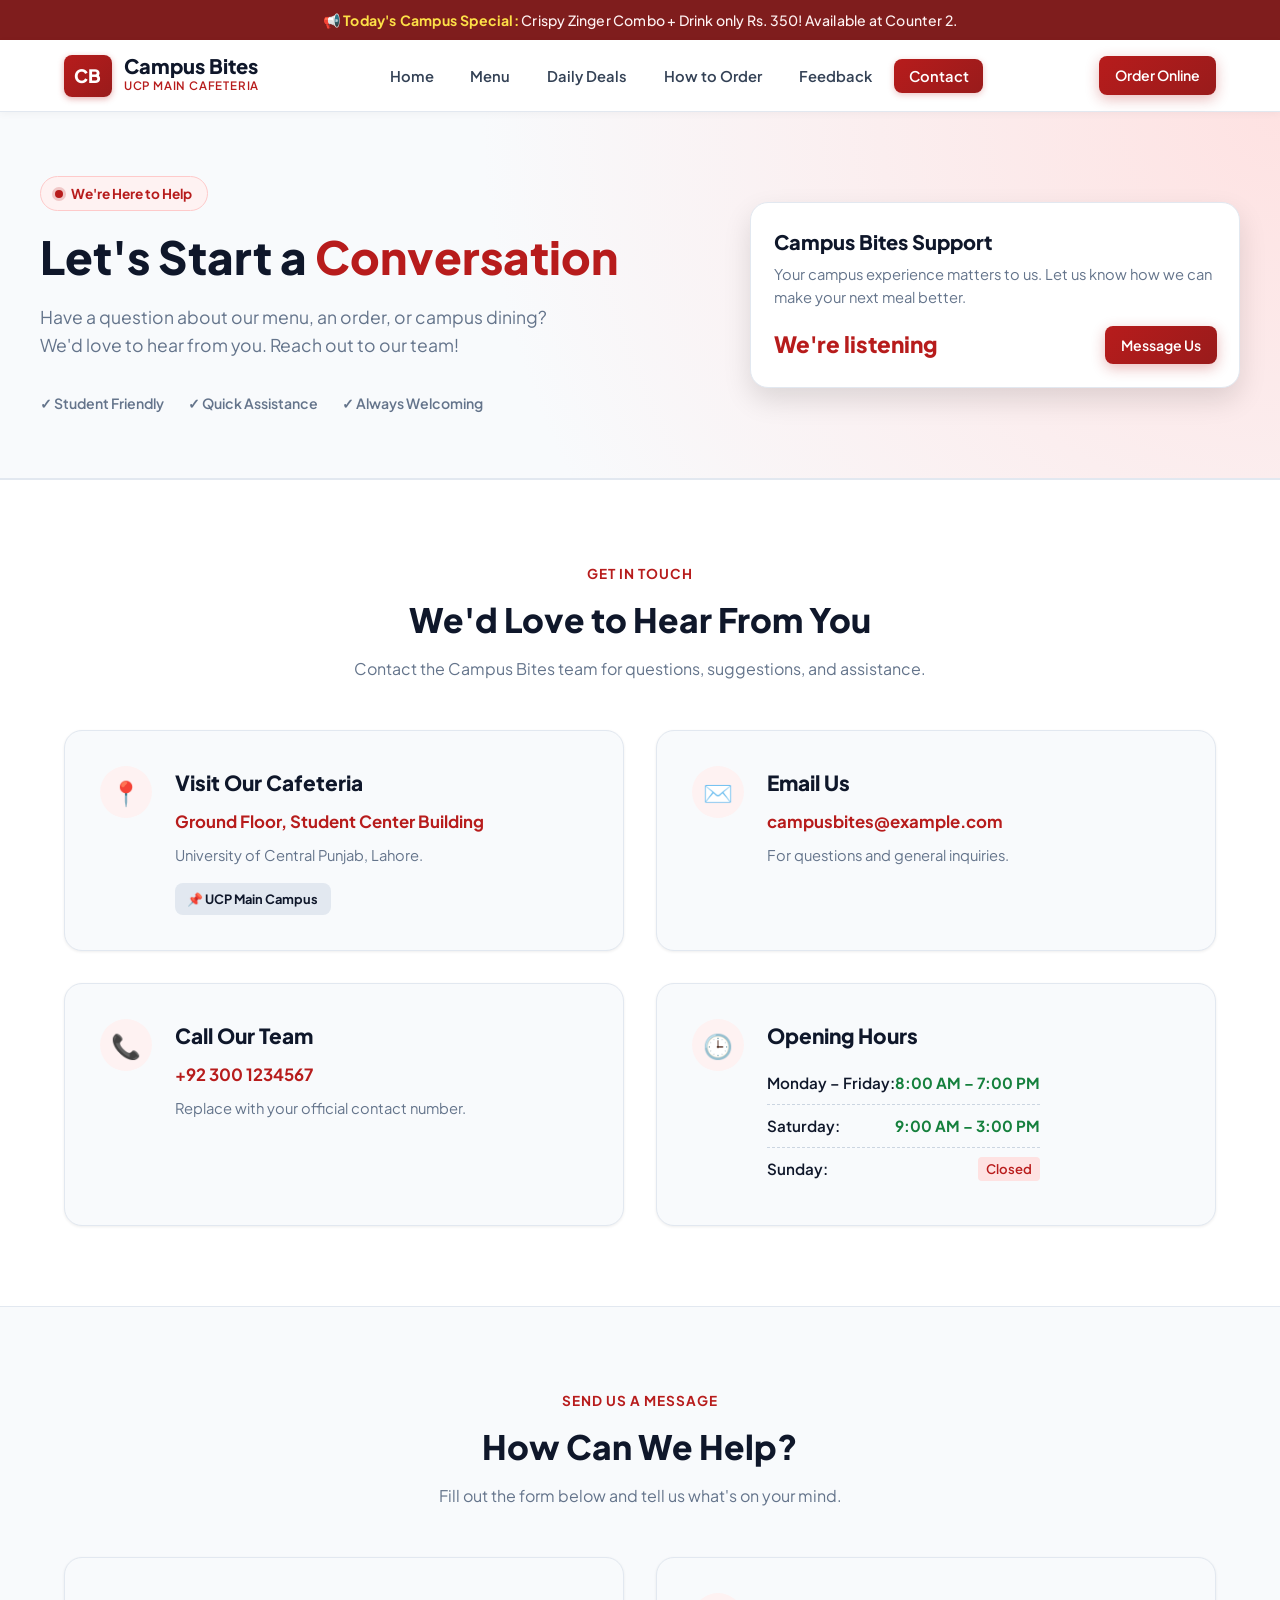
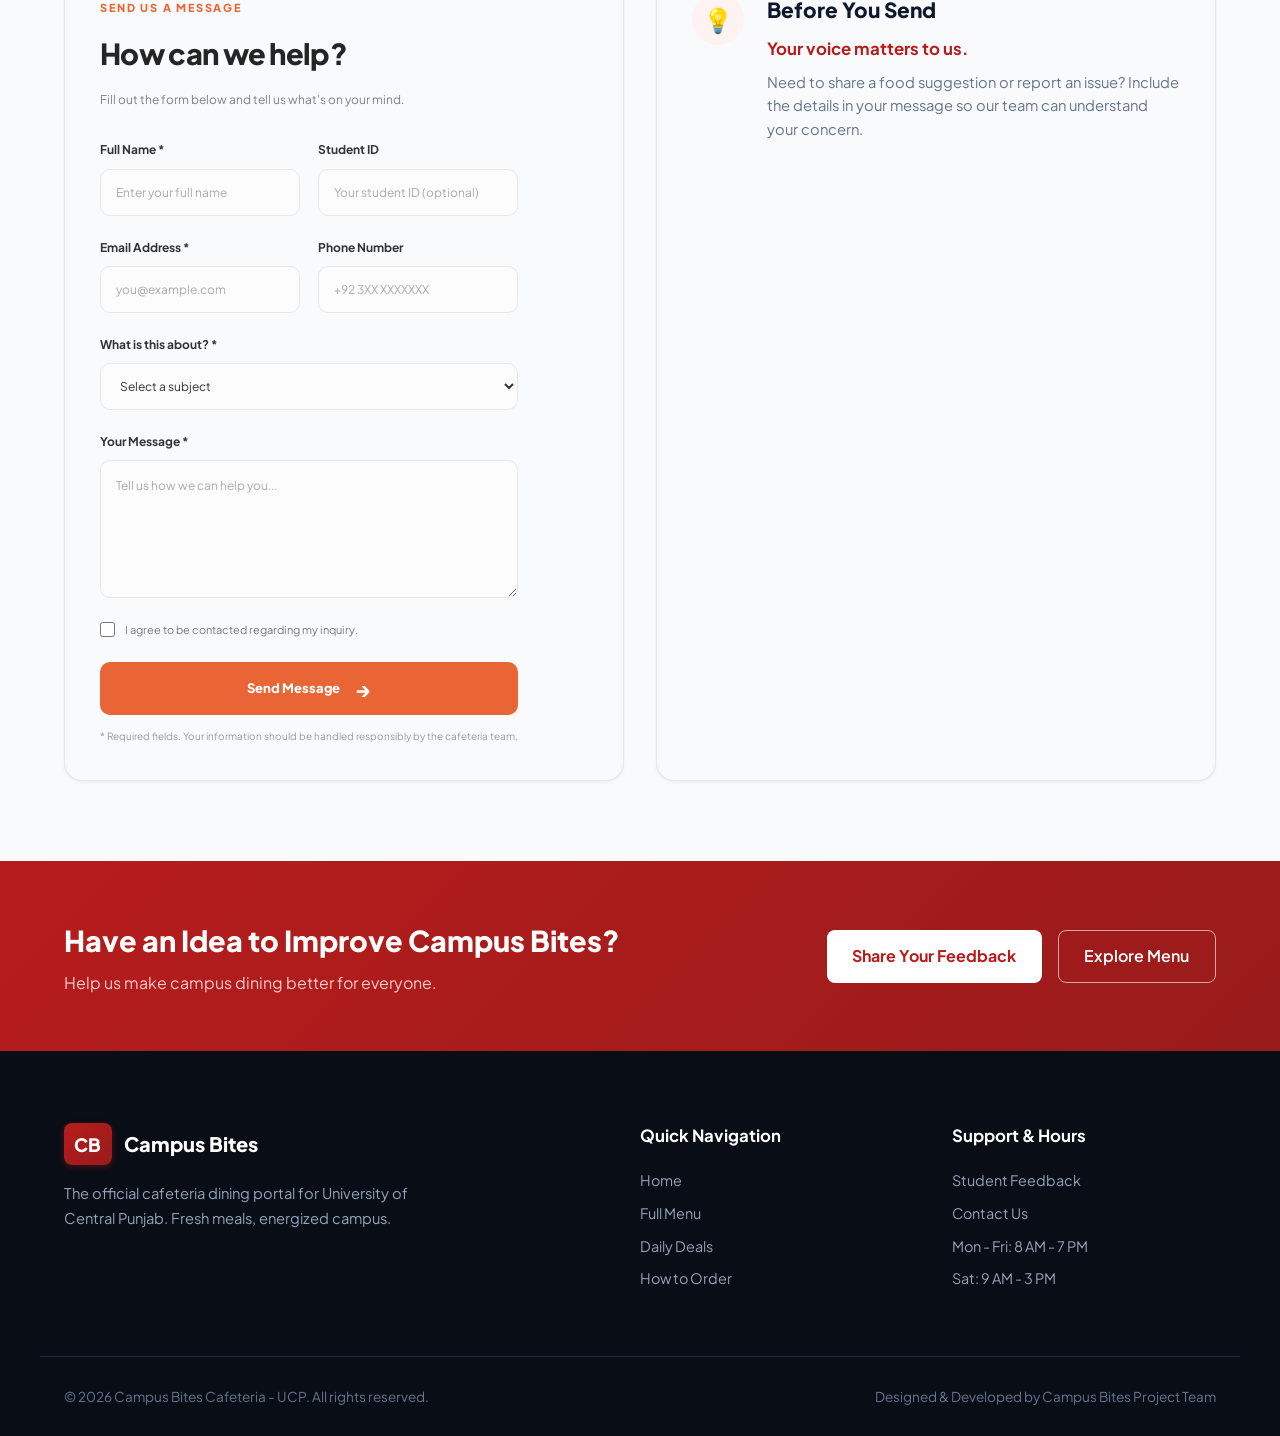
<file: src/contact.html>
<!DOCTYPE html>
<html lang="en">
<head>
    <meta charset="UTF-8">
    <meta name="viewport" content="width=device-width, initial-scale=1.0">
    <title>Contact Us | Campus Bites</title>
    <link rel="preconnect" href="https://fonts.googleapis.com">
    <link rel="preconnect" href="https://fonts.gstatic.com" crossorigin>
    <link href="https://fonts.googleapis.com/css2?family=Plus+Jakarta+Sans:wght@400;500;600;700;800&display=swap" rel="stylesheet">
    <link rel="stylesheet" href="../styles/style.css">
</head>
<body>

<!-- Announcement Bar: shared with index.html -->
<div class="announcement-bar">
    <p>📢 <strong>Today's Campus Special:</strong> Crispy Zinger Combo + Drink only Rs. 350! Available at Counter 2.</p>
</div>

<!-- Main Navigation Header: shared with index.html -->
<header class="main-header">
    <div class="header-container">
        <a href="index.html" class="logo">
            <span class="logo-badge">CB</span>
            <div class="logo-text">
                <span class="logo-title">Campus Bites</span>
                <span class="logo-subtitle">UCP Main Cafeteria</span>
            </div>
        </a>

        <nav class="nav-menu">
            <ul>
                <li><a href="index.html" class="nav-link">Home</a></li>
                <li><a href="menu.html" class="nav-link">Menu</a></li>
                <li><a href="deals.html" class="nav-link">Daily Deals</a></li>
                <li><a href="order.html" class="nav-link">How to Order</a></li>
                <li><a href="feedback.html" class="nav-link">Feedback</a></li>
                <li><a href="contact.html" class="nav-link active">Contact</a></li>
            </ul>
        </nav>

        <div class="header-cta">
            <a href="menu.html" class="btn btn-sm btn-primary">Order Online</a>
        </div>
    </div>
</header>

<main>
    <!-- Contact Hero: reuses the index page hero design pattern -->
    <section class="hero-section">
        <div class="hero-container">
            <div class="hero-content">
                <div class="hero-badge">
                    <span class="pulse-dot"></span> We're Here to Help
                </div>
                <h1 class="hero-title">
                    Let's Start a <span class="highlight">Conversation</span>
                </h1>
                <p class="hero-description">
                    Have a question about our menu, an order, or campus dining?
                    We'd love to hear from you. Reach out to our team!
                </p>
                <div class="hero-features-list">
                    <span>✓ Student Friendly</span>
                    <span>✓ Quick Assistance</span>
                    <span>✓ Always Welcoming</span>
                </div>
            </div>

            <div class="hero-visual">
                <div class="food-showcase-card">
                    <div class="showcase-info">
                        <h3>Campus Bites Support</h3>
                        <p>Your campus experience matters to us. Let us know how we can make your next meal better.</p>
                        <div class="showcase-price-row">
                            <span class="showcase-price">We're listening</span>
                            <a href="#contact-form" class="btn btn-sm btn-primary">Message Us</a>
                        </div>
                    </div>
                </div>
            </div>
        </div>
    </section>

    <!-- Contact information: uses the index page section and info-card patterns -->
    <section class="info-section-wrapper">
        <div class="container">
            <div class="section-header">
                <span class="sub-heading">Get in Touch</span>
                <h2>We'd Love to Hear From You</h2>
                <p>Contact the Campus Bites team for questions, suggestions, and assistance.</p>
            </div>

            <div class="info-dual-grid">
                <div class="info-box location-box">
                    <div class="info-icon-circle">📍</div>
                    <div class="info-box-content">
                        <h3>Visit Our Cafeteria</h3>
                        <p class="highlight-text">Ground Floor, Student Center Building</p>
                        <p class="desc-text">University of Central Punjab, Lahore.</p>
                        <div class="landmark-badge">📌 UCP Main Campus</div>
                    </div>
                </div>

                <div class="info-box hours-box">
                    <div class="info-icon-circle">✉️</div>
                    <div class="info-box-content">
                        <h3>Email Us</h3>
                        <p class="highlight-text"><a href="mailto:campusbites@example.com">campusbites@example.com</a></p>
                        <p class="desc-text">For questions and general inquiries.</p>
                    </div>
                </div>

                <div class="info-box location-box">
                    <div class="info-icon-circle">📞</div>
                    <div class="info-box-content">
                        <h3>Call Our Team</h3>
                        <p class="highlight-text"><a href="tel:+923001234567">+92 300 1234567</a></p>
                        <p class="desc-text">Replace with your official contact number.</p>
                    </div>
                </div>

                <div class="info-box hours-box">
                    <div class="info-icon-circle">🕒</div>
                    <div class="info-box-content">
                        <h3>Opening Hours</h3>
                        <ul class="schedule-list">
                            <li>
                                <span class="day">Monday – Friday:</span>
                                <span class="time open">8:00 AM – 7:00 PM</span>
                            </li>
                            <li>
                                <span class="day">Saturday:</span>
                                <span class="time open">9:00 AM – 3:00 PM</span>
                            </li>
                            <li>
                                <span class="day">Sunday:</span>
                                <span class="time closed">Closed</span>
                            </li>
                        </ul>
                    </div>
                </div>
            </div>
        </div>
    </section>

    <!-- Contact form: contained in the same info-box card pattern; no new CSS classes -->
    <section class="popular-section" id="contact-form">
        <div class="container">
            <div class="section-header">
                <span class="sub-heading">Send Us a Message</span>
                <h2>How Can We Help?</h2>
                <p>Fill out the form below and tell us what's on your mind.</p>
            </div>

            <div class="info-dual-grid">
                <div class="info-box hours-box">
                    <div class="info-box-content">
                        <div class="contact-form-heading">
                            <span class="contact-small-label">SEND US A MESSAGE</span>
                            <h2>How can we help?</h2>
                            <p>Fill out the form below and tell us what's on your mind.</p>
                        </div>

                        <form class="contact-form" action="#" method="post">
                            <div class="contact-form-row">
                                <div class="contact-field">
                                    <label for="fullName">Full Name *</label>
                                    <input type="text" id="fullName" name="fullName"
                                           placeholder="Enter your full name"
                                           autocomplete="name" required>
                                </div>

                                <div class="contact-field">
                                    <label for="studentId">Student ID</label>
                                    <input type="text" id="studentId" name="studentId"
                                           placeholder="Your student ID (optional)">
                                </div>
                            </div>

                            <div class="contact-form-row">
                                <div class="contact-field">
                                    <label for="email">Email Address *</label>
                                    <input type="email" id="email" name="email"
                                           placeholder="you@example.com"
                                           autocomplete="email" required>
                                </div>

                                <div class="contact-field">
                                    <label for="phone">Phone Number</label>
                                    <input type="tel" id="phone" name="phone"
                                           placeholder="+92 3XX XXXXXXX"
                                           autocomplete="tel">
                                </div>
                            </div>

                            <div class="contact-field">
                                <label for="subject">What is this about? *</label>
                                <select id="subject" name="subject" required>
                                    <option value="" disabled selected>Select a subject</option>
                                    <option value="general">General Inquiry</option>
                                    <option value="menu">Menu &amp; Food Quality</option>
                                    <option value="order">Order Related Issue</option>
                                    <option value="suggestion">Suggestion</option>
                                    <option value="complaint">Complaint</option>
                                    <option value="other">Other</option>
                                </select>
                            </div>

                            <div class="contact-field">
                                <label for="message">Your Message *</label>
                                <textarea id="message" name="message" rows="5"
                                          placeholder="Tell us how we can help you..."
                                          required></textarea>
                            </div>

                            <label class="contact-checkbox">
                                <input type="checkbox" name="consent" required>
                                <span>I agree to be contacted regarding my inquiry.</span>
                            </label>

                            <button type="submit" class="contact-submit-btn">
                                Send Message <span>→</span>
                            </button>

                            <p class="contact-form-footnote">
                                * Required fields. Your information should be handled
                                responsibly by the cafeteria team.
                            </p>
                        </form>
                    </div>
                </div>

                <div class="info-box location-box">
                    <div class="info-icon-circle">💡</div>
                    <div class="info-box-content">
                        <h3>Before You Send</h3>
                        <p class="highlight-text">Your voice matters to us.</p>
                        <p class="desc-text">Need to share a food suggestion or report an issue? Include the details in your message so our team can understand your concern.</p>
                    </div>
                </div>
            </div>
        </div>
    </section>

    <!-- Bottom CTA: shared with the index page -->
    <section class="cta-banner">
        <div class="container">
            <div class="cta-banner-content">
                <div>
                    <h2>Have an Idea to Improve Campus Bites?</h2>
                    <p>Help us make campus dining better for everyone.</p>
                </div>
                <div class="cta-banner-actions">
                    <a href="feedback.html" class="btn btn-white">Share Your Feedback</a>
                    <a href="menu.html" class="btn btn-trans">Explore Menu</a>
                </div>
            </div>
        </div>
    </section>
</main>

<!-- Footer: shared with index.html -->
<footer class="site-footer">
    <div class="footer-container">
        <div class="footer-col brand-col">
            <div class="logo footer-logo">
                <span class="logo-badge">CB</span>
                <span class="logo-title">Campus Bites</span>
            </div>
            <p>The official cafeteria dining portal for University of Central Punjab. Fresh meals, energized campus.</p>
        </div>

        <div class="footer-col">
            <h4>Quick Navigation</h4>
            <ul>
                <li><a href="index.html">Home</a></li>
                <li><a href="menu.html">Full Menu</a></li>
                <li><a href="deals.html">Daily Deals</a></li>
                <li><a href="order.html">How to Order</a></li>
            </ul>
        </div>

        <div class="footer-col">
            <h4>Support & Hours</h4>
            <ul>
                <li><a href="feedback.html">Student Feedback</a></li>
                <li><a href="contact.html">Contact Us</a></li>
                <li><span>Mon - Fri: 8 AM - 7 PM</span></li>
                <li><span>Sat: 9 AM - 3 PM</span></li>
            </ul>
        </div>
    </div>

    <div class="footer-bottom">
        <p>© 2026 Campus Bites Cafeteria - UCP. All rights reserved.</p>
        <p class="credits">Designed & Developed by Campus Bites Project Team</p>
    </div>
</footer>

</body>
</html>
</file>
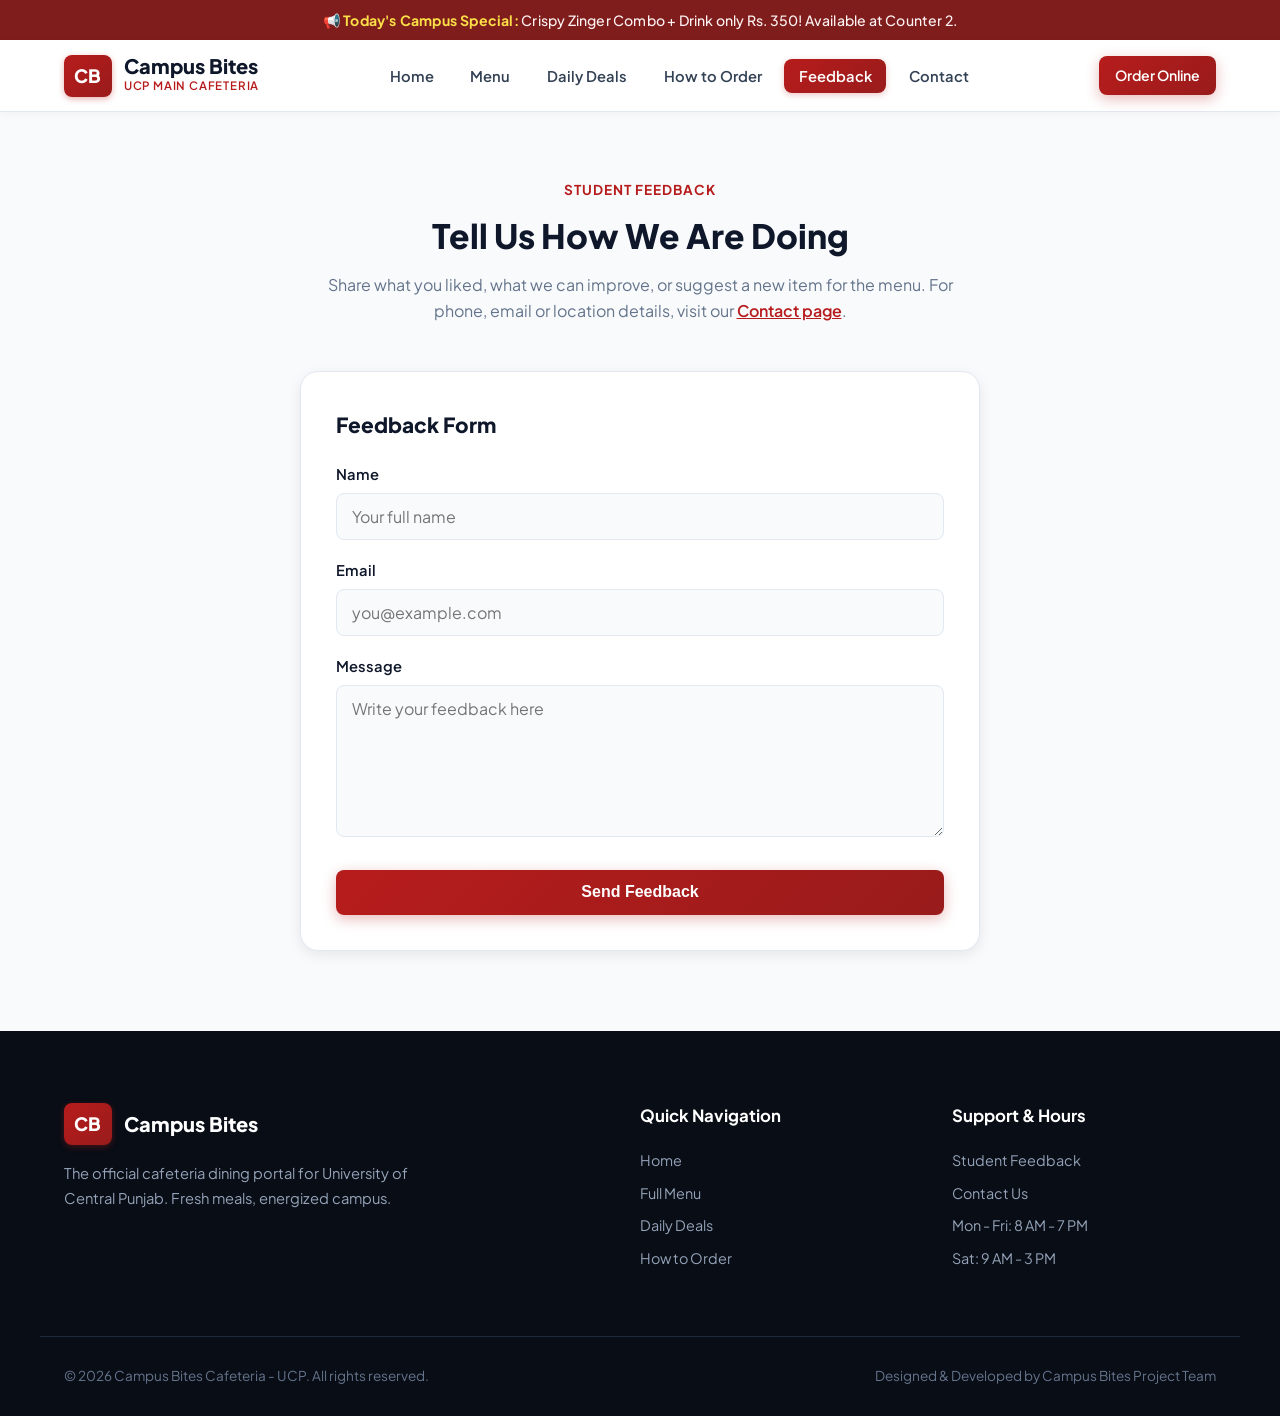
<file: src/feedback.html>
<!DOCTYPE html>
<html lang="en">
<head>
    <meta charset="UTF-8">
    <meta name="viewport" content="width=device-width, initial-scale=1.0">
    <title>Feedback | Campus Bites</title>
    <!-- Google Fonts for Modern Typography -->
    <link rel="preconnect" href="https://fonts.googleapis.com">
    <link rel="preconnect" href="https://fonts.gstatic.com" crossorigin>
    <link href="https://fonts.googleapis.com/css2?family=Plus+Jakarta+Sans:wght@400;500;600;700;800&display=swap" rel="stylesheet">
    <link rel="stylesheet" href="../styles/style.css">
</head>
<body>

    <!-- Announcement Bar -->
    <div class="announcement-bar">
        <p>📢 <strong>Today's Campus Special:</strong> Crispy Zinger Combo + Drink only Rs. 350! Available at Counter 2.</p>
    </div>

    <!-- Main Navigation Header -->
    <header class="main-header">
        <div class="header-container">
            <a href="index.html" class="logo">
                <span class="logo-badge">CB</span>
                <div class="logo-text">
                    <span class="logo-title">Campus Bites</span>
                    <span class="logo-subtitle">UCP Main Cafeteria</span>
                </div>
            </a>

            <nav class="nav-menu">
                <ul>
                    <li><a href="index.html" class="nav-link">Home</a></li>
                    <li><a href="menu.html" class="nav-link">Menu</a></li>
                    <li><a href="deals.html" class="nav-link">Daily Deals</a></li>
                    <li><a href="order.html" class="nav-link">How to Order</a></li>
                    <li><a href="feedback.html" class="nav-link active">Feedback</a></li>
                    <li><a href="contact.html" class="nav-link">Contact</a></li>
                </ul>
            </nav>

            <div class="header-cta">
                <a href="menu.html" class="btn btn-sm btn-primary">Order Online</a>
            </div>
        </div>
    </header>

    <!-- Main Content Area -->
    <main>
        <section class="feedback-section">
            <div class="container">

                <div class="section-header">
                    <span class="sub-heading">Student Feedback</span>
                    <h2>Tell Us How We Are Doing</h2>
                    <p>Share what you liked, what we can improve, or suggest a new item for the menu. For phone, email or location details, visit our <a href="contact.html" class="feedback-link">Contact page</a>.</p>
                </div>

                <div class="feedback-card">
                    <h3 class="feedback-card-title">Feedback Form</h3>

                    <!-- Static form: no backend required -->
                    <form class="feedback-form" action="#" method="post">
                        <div class="feedback-field">
                            <label for="name">Name</label>
                            <input type="text" id="name" name="name" placeholder="Your full name" required>
                        </div>

                        <div class="feedback-field">
                            <label for="email">Email</label>
                            <input type="email" id="email" name="email" placeholder="you@example.com" required>
                        </div>

                        <div class="feedback-field">
                            <label for="message">Message</label>
                            <textarea id="message" name="message" rows="6" placeholder="Write your feedback here" required></textarea>
                        </div>

                        <button type="submit" class="btn btn-primary btn-lg feedback-submit">Send Feedback</button>
                    </form>
                </div>

            </div>
        </section>
    </main>

    <!-- Professional Footer -->
    <footer class="site-footer">
        <div class="footer-container">
            <div class="footer-col brand-col">
                <div class="logo footer-logo">
                    <span class="logo-badge">CB</span>
                    <span class="logo-title">Campus Bites</span>
                </div>
                <p>The official cafeteria dining portal for University of Central Punjab. Fresh meals, energized campus.</p>
            </div>

            <div class="footer-col">
                <h4>Quick Navigation</h4>
                <ul>
                    <li><a href="index.html">Home</a></li>
                    <li><a href="menu.html">Full Menu</a></li>
                    <li><a href="deals.html">Daily Deals</a></li>
                    <li><a href="order.html">How to Order</a></li>
                </ul>
            </div>

            <div class="footer-col">
                <h4>Support & Hours</h4>
                <ul>
                    <li><a href="feedback.html">Student Feedback</a></li>
                    <li><a href="contact.html">Contact Us</a></li>
                    <li><span>Mon - Fri: 8 AM - 7 PM</span></li>
                    <li><span>Sat: 9 AM - 3 PM</span></li>
                </ul>
            </div>
        </div>

        <div class="footer-bottom">
            <p>&copy; 2026 Campus Bites Cafeteria - UCP. All rights reserved.</p>
            <p class="credits">Designed & Developed by Campus Bites Project Team</p>
        </div>
    </footer>

</body>
</html>
</file>
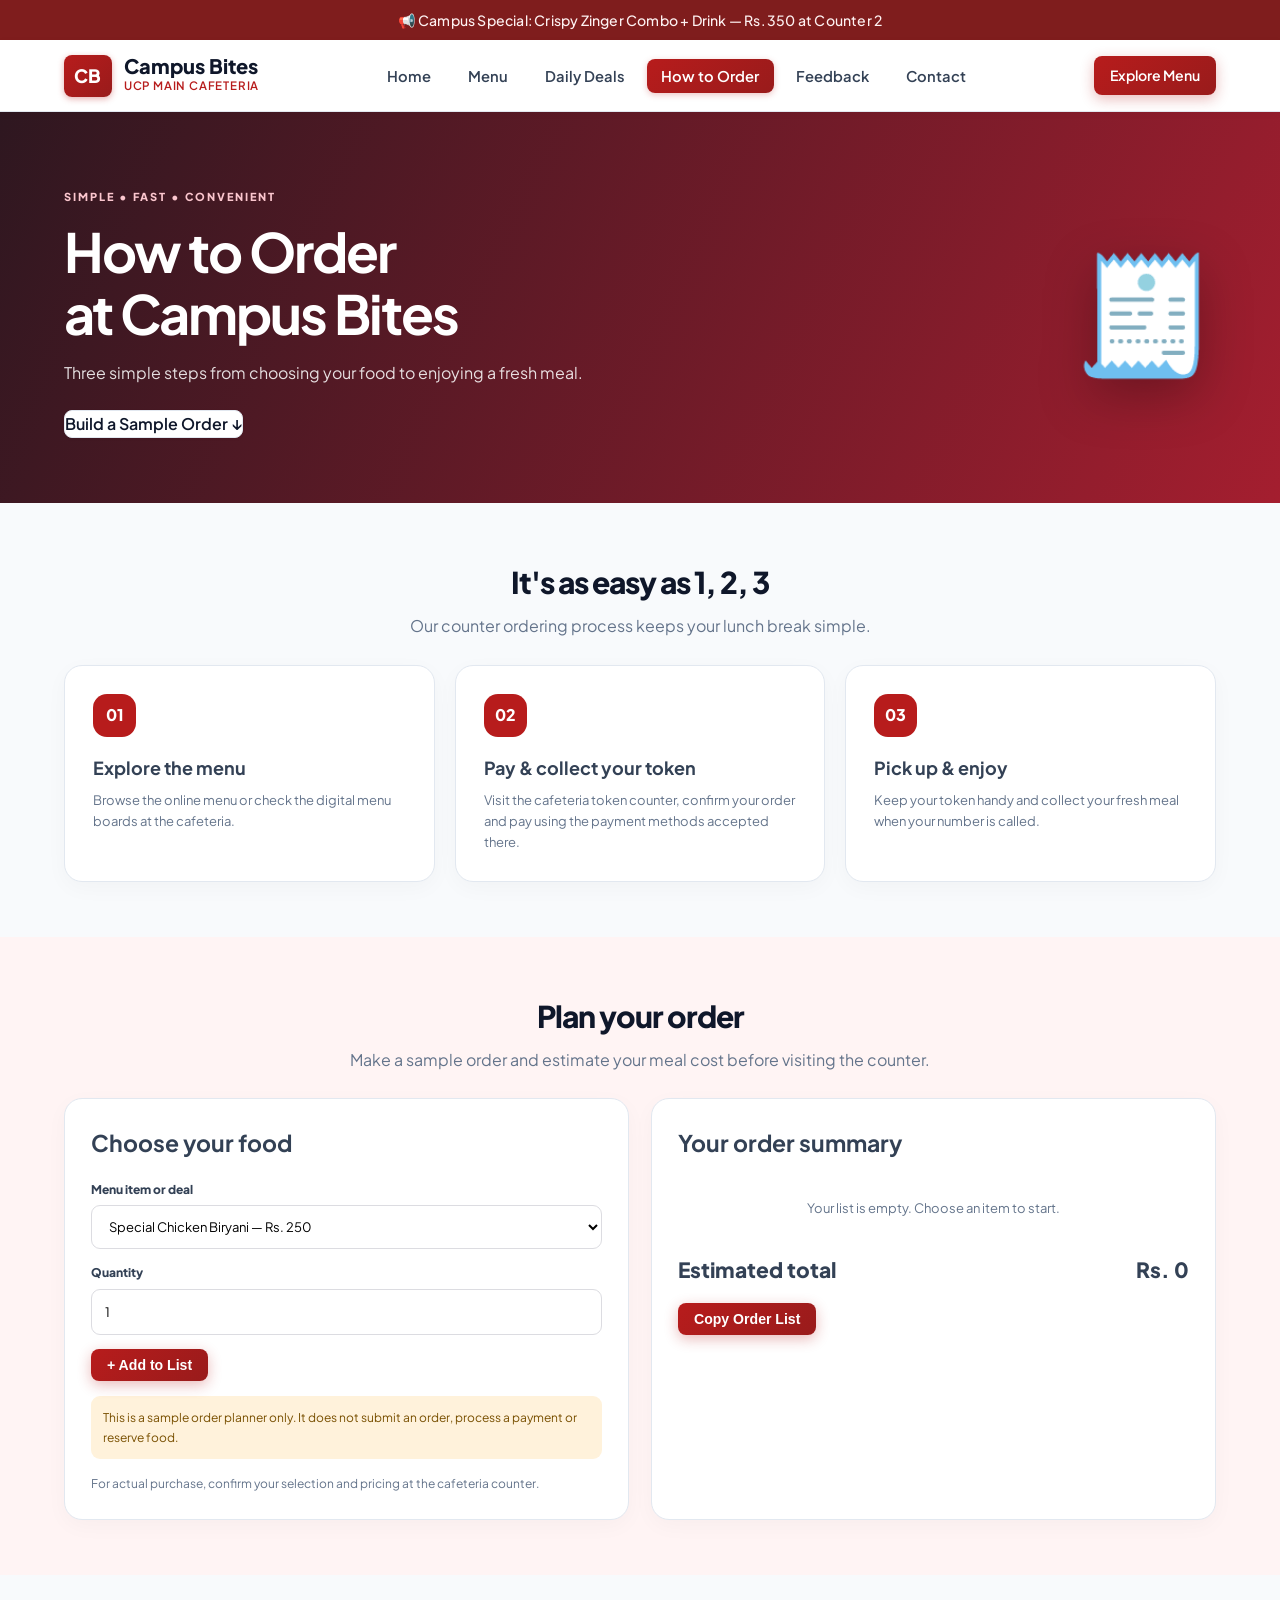
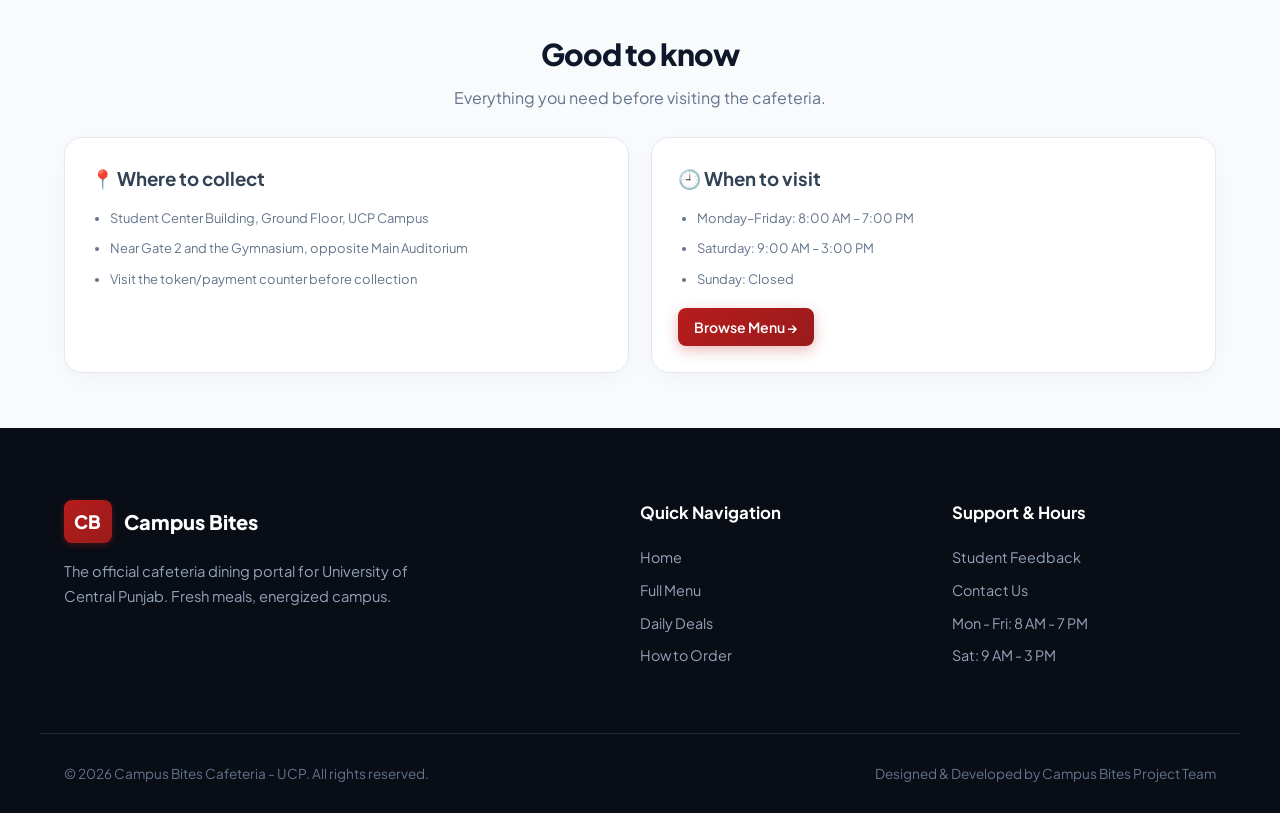
<file: src/order.html>
<!DOCTYPE html>
<html lang="en">
<head>
    <meta charset="UTF-8">
    <meta name="viewport" content="width=device-width, initial-scale=1">
    <title>How to Order | Campus Bites</title>
    <link rel="preconnect" href="https://fonts.googleapis.com">
    <link rel="preconnect" href="https://fonts.gstatic.com" crossorigin>
    <link href="https://fonts.googleapis.com/css2?family=Plus+Jakarta+Sans:wght@400;500;600;700;800&display=swap" rel="stylesheet">
    <link rel="stylesheet" href="../styles/style.css">
</head>
<body>
    <div class="announcement-bar">
        📢 Campus Special: Crispy Zinger Combo + Drink — Rs. 350 at Counter 2
    </div>

    <header class="main-header">
        <div class="header-container">
            <a class="logo" href="index.html">
                <span class="logo-badge">CB</span>
                <span class="logo-text">
                    <span class="logo-title">Campus Bites</span>
                    <span class="logo-subtitle">UCP Main Cafeteria</span>
                </span>
            </a>

            <nav class="nav-menu" aria-label="Main navigation">
                <ul>
                    <li><a class="nav-link" href="index.html">Home</a></li>
                    <li><a class="nav-link" href="menu.html">Menu</a></li>
                    <li><a class="nav-link" href="deals.html">Daily Deals</a></li>
                    <li><a class="nav-link active" href="order.html">How to Order</a></li>
                    <li><a class="nav-link" href="feedback.html">Feedback</a></li>
                    <li><a class="nav-link" href="contact.html">Contact</a></li>
                </ul>
            </nav>

            <a class="btn btn-sm btn-primary header-cta" href="menu.html">Explore Menu</a>
        </div>
    </header>

    <section class="order-hero">
        <div class="container order-hero-content">
            <div>
                <span class="order-eyebrow">Simple • Fast • Convenient</span>
                <h1>How to Order<br>at Campus Bites</h1>
                <p>Three simple steps from choosing your food to enjoying a fresh meal.</p>
                <a class="btn btn-secondary" href="#order-builder">Build a Sample Order ↓</a>
            </div>
            <div class="order-hero-icon" aria-hidden="true">🧾</div>
        </div>
    </section>

    <main>
        <section class="order-section">
            <div class="container">
                <div class="section-header order-section-header">
                    <h2>It's as easy as 1, 2, 3</h2>
                    <p>Our counter ordering process keeps your lunch break simple.</p>
                </div>

                <div class="order-steps-grid">
                    <article class="order-step-card">
                        <div class="order-step-number">01</div>
                        <h3>Explore the menu</h3>
                        <p>Browse the online menu or check the digital menu boards at the cafeteria.</p>
                    </article>
                    <article class="order-step-card">
                        <div class="order-step-number">02</div>
                        <h3>Pay &amp; collect your token</h3>
                        <p>Visit the cafeteria token counter, confirm your order and pay using the payment methods accepted there.</p>
                    </article>
                    <article class="order-step-card">
                        <div class="order-step-number">03</div>
                        <h3>Pick up &amp; enjoy</h3>
                        <p>Keep your token handy and collect your fresh meal when your number is called.</p>
                    </article>
                </div>
            </div>
        </section>

        <section class="order-section order-builder-section" id="order-builder">
            <div class="container">
                <div class="section-header order-section-header">
                    <h2>Plan your order</h2>
                    <p>Make a sample order and estimate your meal cost before visiting the counter.</p>
                </div>

                <div class="order-builder-grid">
                    <section class="order-panel">
                        <h2>Choose your food</h2>
                        <div class="order-field">
                            <label for="food">Menu item or deal</label>
                            <select id="food">
                                <option value="Special Chicken Biryani" data-price="250">Special Chicken Biryani — Rs. 250</option>
                                <option value="Campus Supreme Burger" data-price="320">Campus Supreme Burger — Rs. 320</option>
                                <option value="Classic Club Sandwich" data-price="220">Classic Club Sandwich — Rs. 220</option>
                                <option value="Chicken Fajita Pizza" data-price="480">Chicken Fajita Pizza — Rs. 480</option>
                                <option value="Loaded French Fries" data-price="180">Loaded French Fries — Rs. 180</option>
                                <option value="Karak Doodh Patti &amp; Samosa" data-price="110">Karak Doodh Patti &amp; Samosa — Rs. 110</option>
                                <option value="Grilled Chicken Wrap" data-price="260">Grilled Chicken Wrap — Rs. 260</option>
                                <option value="Creamy Chicken Pasta" data-price="390">Creamy Chicken Pasta — Rs. 390</option>
                                <option value="Fresh Coffee" data-price="160">Fresh Coffee — Rs. 160</option>
                                <option value="Zinger Combo + Drink" data-price="350">Zinger Combo + Drink — Rs. 350</option>
                                <option value="Biryani Lunch Combo" data-price="320">Biryani Lunch Combo — Rs. 320</option>
                                <option value="Sandwich &amp; Coffee Break" data-price="320">Sandwich &amp; Coffee Break — Rs. 320</option>
                                <option value="Pizza &amp; Fries Duo" data-price="550">Pizza &amp; Fries Duo — Rs. 550</option>
                                <option value="Wrap + Drink" data-price="300">Wrap + Drink — Rs. 300</option>
                                <option value="Tea Time Combo" data-price="110">Tea Time Combo — Rs. 110</option>
                            </select>
                        </div>

                        <div class="order-field">
                            <label for="quantity">Quantity</label>
                            <input id="quantity" type="number" min="1" max="20" value="1">
                        </div>

                        <button class="btn btn-sm btn-primary" type="button" id="add">+ Add to List</button>
                        <div class="order-alert">This is a sample order planner only. It does not submit an order, process a payment or reserve food.</div>
                        <p class="order-muted">For actual purchase, confirm your selection and pricing at the cafeteria counter.</p>
                    </section>

                    <section class="order-panel">
                        <h2>Your order summary</h2>
                        <div id="cart">
                            <p class="order-empty">Your list is empty. Choose an item to start.</p>
                        </div>
                        <div class="order-total">
                            <span>Estimated total</span>
                            <span id="total">Rs. 0</span>
                        </div>
                        <button class="btn btn-sm btn-primary" id="copy" type="button">Copy Order List</button>
                        <p class="order-muted" id="copy-status" aria-live="polite"></p>
                    </section>
                </div>
            </div>
        </section>

        <section class="order-section">
            <div class="container">
                <div class="section-header order-section-header">
                    <h2>Good to know</h2>
                    <p>Everything you need before visiting the cafeteria.</p>
                </div>

                <div class="order-info-grid">
                    <section class="order-info-card">
                        <h3>📍 Where to collect</h3>
                        <ul>
                            <li>Student Center Building, Ground Floor, UCP Campus</li>
                            <li>Near Gate 2 and the Gymnasium, opposite Main Auditorium</li>
                            <li>Visit the token/payment counter before collection</li>
                        </ul>
                    </section>
                    <section class="order-info-card">
                        <h3>🕘 When to visit</h3>
                        <ul>
                            <li>Monday–Friday: 8:00 AM – 7:00 PM</li>
                            <li>Saturday: 9:00 AM – 3:00 PM</li>
                            <li>Sunday: Closed</li>
                        </ul>
                        <a href="menu.html" class="btn btn-sm btn-primary">Browse Menu →</a>
                    </section>
                </div>
            </div>
        </section>
    </main>

    <!-- Professional Footer -->
    <footer class="site-footer">
        <div class="footer-container">
            <div class="footer-col brand-col">
                <div class="logo footer-logo">
                    <span class="logo-badge">CB</span>
                    <span class="logo-title">Campus Bites</span>
                </div>
                <p>The official cafeteria dining portal for University of Central Punjab. Fresh meals, energized campus.</p>
            </div>

            <div class="footer-col">
                <h4>Quick Navigation</h4>
                <ul>
                    <li><a href="index.html">Home</a></li>
                    <li><a href="menu.html">Full Menu</a></li>
                    <li><a href="deals.html">Daily Deals</a></li>
                    <li><a href="order.html">How to Order</a></li>
                </ul>
            </div>

            <div class="footer-col">
                <h4>Support & Hours</h4>
                <ul>
                    <li><a href="feedback.html">Student Feedback</a></li>
                    <li><a href="contact.html">Contact Us</a></li>
                    <li><span>Mon - Fri: 8 AM - 7 PM</span></li>
                    <li><span>Sat: 9 AM - 3 PM</span></li>
                </ul>
            </div>
        </div>

        <div class="footer-bottom">
            <p>&copy; 2026 Campus Bites Cafeteria - UCP. All rights reserved.</p>
            <p class="credits">Designed & Developed by Campus Bites Project Team</p>
        </div>
    </footer>

    <script>
        const cart = [];
        const food = document.querySelector('#food');
        const qty = document.querySelector('#quantity');
        const param = new URLSearchParams(location.search).get('item');

        if (param) {
            const target = [...food.options].find(option => option.value === param);
            if (target) food.value = target.value;
        }

        const money = amount => 'Rs. ' + amount.toLocaleString('en-PK');

        function render() {
            const root = document.querySelector('#cart');

            root.innerHTML = cart.length
                ? cart.map((item, index) => `
                    <div class="order-cart-row">
                        <span>
                            <strong>${item.name.replaceAll('&', '&amp;').replaceAll('<', '&lt;')}</strong><br>
                            ${item.quantity} × ${money(item.price)}
                        </span>
                        <span class="order-cart-actions">
                            ${money(item.quantity * item.price)}
                            <button type="button" data-index="${index}" aria-label="Remove item">✕</button>
                        </span>
                    </div>
                `).join('')
                : '<p class="order-empty">Your list is empty. Choose an item to start.</p>';

            document.querySelector('#total').textContent = money(
                cart.reduce((sum, item) => sum + item.quantity * item.price, 0)
            );

            root.querySelectorAll('button[data-index]').forEach(button => {
                button.onclick = () => {
                    cart.splice(Number(button.dataset.index), 1);
                    render();
                };
            });
        }

        document.querySelector('#add').onclick = () => {
            const quantity = Number(qty.value);

            if (!Number.isInteger(quantity) || quantity < 1 || quantity > 20) {
                alert('Choose a quantity between 1 and 20.');
                return;
            }

            const option = food.selectedOptions[0];
            const name = option.value;
            const price = Number(option.dataset.price);
            const existing = cart.find(item => item.name === name);

            if (existing) {
                existing.quantity += quantity;
            } else {
                cart.push({ name, price, quantity });
            }

            render();
        };

        document.querySelector('#copy').onclick = async () => {
            const status = document.querySelector('#copy-status');

            if (!cart.length) {
                status.textContent = 'Add an item first.';
                return;
            }

            const orderText = [
                'Campus Bites — Sample Order',
                ...cart.map(item =>
                    `${item.name}: ${item.quantity} x Rs. ${item.price} = ${money(item.quantity * item.price)}`
                ),
                'Estimated total: ' + money(
                    cart.reduce((sum, item) => sum + item.price * item.quantity, 0)
                ),
                'Not a confirmed order. Pay at counter.'
            ].join('\n');

            try {
                await navigator.clipboard.writeText(orderText);
                status.textContent = 'Order list copied!';
            } catch {
                status.textContent = 'Clipboard unavailable. Please copy the details shown above.';
            }
        };
    </script>
</body>
</html>
</file>
<file: styles/style.css>
/* ==========================================================================
   Campus Bites Cafeteria - Premium Modern Styling
   Theme: Campus Crimson (#b71c1c), Warm Amber (#f59e0b) & Clean White
   ========================================================================== */

/* --- Reset & Global Variables --- */
:root {
    --primary: #b71c1c;
    --primary-dark: #8e1414;
    --primary-light: #fef2f2;
    --primary-gradient: linear-gradient(135deg, #b71c1c 0%, #991b1b 100%);
    --accent: #f59e0b;
    --accent-hover: #d97706;
    --dark: #0f172a;
    --text: #334155;
    --text-muted: #64748b;
    --bg-main: #f8fafc;
    --bg-white: #ffffff;
    --border: #e2e8f0;
    --shadow-sm: 0 1px 3px rgba(0, 0, 0, 0.07);
    --shadow-md: 0 4px 14px rgba(0, 0, 0, 0.08);
    --shadow-lg: 0 12px 28px rgba(0, 0, 0, 0.12);
    --radius-sm: 8px;
    --radius-md: 12px;
    --radius-lg: 18px;
    --radius-full: 9999px;
    --transition: all 0.25s cubic-bezier(0.4, 0, 0.2, 1);
}

* {
    margin: 0;
    padding: 0;
    box-sizing: border-box;
}

body {
    font-family: 'Plus Jakarta Sans', -apple-system, BlinkMacSystemFont, 'Segoe UI', Roboto, sans-serif;
    background-color: var(--bg-main);
    color: var(--text);
    line-height: 1.6;
    overflow-x: hidden;
}

/* --- Announcement Bar --- */
.announcement-bar {
    background-color: #7f1d1d;
    color: #fef2f2;
    text-align: center;
    padding: 0.55rem 1rem;
    font-size: 0.88rem;
    font-weight: 500;
    letter-spacing: 0.2px;
}

.announcement-bar strong {
    color: #fde047;
}

/* --- Header & Navigation --- */
.main-header {
    background: var(--bg-white);
    border-bottom: 1px solid var(--border);
    position: sticky;
    top: 0;
    z-index: 100;
    box-shadow: 0 2px 8px rgba(0, 0, 0, 0.04);
}

.header-container {
    max-width: 1200px;
    margin: 0 auto;
    padding: 0.9rem 1.5rem;
    display: flex;
    justify-content: space-between;
    align-items: center;
}

.logo {
    display: flex;
    align-items: center;
    gap: 0.75rem;
    text-decoration: none;
}

.logo-badge {
    background: var(--primary-gradient);
    color: #fff;
    font-weight: 800;
    font-size: 1.15rem;
    padding: 0.4rem 0.65rem;
    border-radius: var(--radius-sm);
    box-shadow: 0 2px 6px rgba(183, 28, 28, 0.35);
}

.logo-text {
    display: flex;
    flex-direction: column;
}

.logo-title {
    font-size: 1.25rem;
    font-weight: 800;
    color: var(--dark);
    line-height: 1.1;
}

.logo-subtitle {
    font-size: 0.72rem;
    color: var(--primary);
    font-weight: 600;
    text-transform: uppercase;
    letter-spacing: 0.8px;
}

.nav-menu ul {
    list-style: none;
    display: flex;
    gap: 0.5rem;
}

.nav-link {
    text-decoration: none;
    color: var(--text);
    font-weight: 600;
    font-size: 0.92rem;
    padding: 0.5rem 0.9rem;
    border-radius: var(--radius-sm);
    transition: var(--transition);
}

.nav-link:hover {
    color: var(--primary);
    background-color: var(--primary-light);
}

.nav-link.active {
    color: #fff;
    background: var(--primary-gradient);
    box-shadow: 0 2px 6px rgba(183, 28, 28, 0.25);
}

/* --- Container Utility --- */
.container {
    max-width: 1200px;
    margin: 0 auto;
    padding: 0 1.5rem;
}

/* --- Buttons --- */
.btn {
    display: inline-flex;
    align-items: center;
    justify-content: center;
    gap: 0.5rem;
    font-weight: 600;
    border-radius: var(--radius-sm);
    text-decoration: none;
    cursor: pointer;
    transition: var(--transition);
    border: none;
}

.btn-sm {
    padding: 0.5rem 1rem;
    font-size: 0.88rem;
}

.btn-lg {
    padding: 0.85rem 1.8rem;
    font-size: 1rem;
}

.btn-primary {
    background: var(--primary-gradient);
    color: #fff;
    box-shadow: 0 4px 14px rgba(183, 28, 28, 0.3);
}

.btn-primary:hover {
    background: linear-gradient(135deg, #991b1b 0%, #7f1d1d 100%);
    transform: translateY(-2px);
    box-shadow: 0 6px 18px rgba(183, 28, 28, 0.4);
}

.btn-secondary {
    background-color: #fff;
    color: var(--dark);
    border: 1px solid var(--border);
    box-shadow: var(--shadow-sm);
}

.btn-secondary:hover {
    border-color: var(--accent);
    color: var(--accent-hover);
    transform: translateY(-2px);
}

.btn-outline-dark {
    background: transparent;
    color: var(--dark);
    border: 2px solid var(--dark);
    padding: 0.75rem 1.6rem;
    border-radius: var(--radius-sm);
    font-weight: 700;
}

.btn-outline-dark:hover {
    background: var(--dark);
    color: #fff;
    transform: translateY(-2px);
}

.btn-white {
    background: #fff;
    color: var(--primary);
    font-weight: 700;
    padding: 0.8rem 1.6rem;
}

.btn-white:hover {
    background: #fdf2f2;
    transform: translateY(-2px);
}

.btn-trans {
    background: transparent;
    color: #fff;
    border: 1.5px solid rgba(255, 255, 255, 0.6);
    font-weight: 600;
    padding: 0.8rem 1.6rem;
}

.btn-trans:hover {
    border-color: #fff;
    background: rgba(255, 255, 255, 0.1);
}

/* --- Hero Section --- */
.hero-section {
    padding: 4rem 1.5rem;
    background: radial-gradient(circle at top right, #fee2e2 0%, #f8fafc 60%);
    border-bottom: 1px solid var(--border);
}

.hero-container {
    max-width: 1200px;
    margin: 0 auto;
    display: grid;
    grid-template-columns: 1.15fr 0.85fr;
    gap: 3rem;
    align-items: center;
}

.hero-badge {
    display: inline-flex;
    align-items: center;
    gap: 0.5rem;
    background-color: var(--primary-light);
    color: var(--primary);
    font-size: 0.85rem;
    font-weight: 700;
    padding: 0.35rem 0.9rem;
    border-radius: var(--radius-full);
    border: 1px solid #fecaca;
    margin-bottom: 1.2rem;
}

.pulse-dot {
    width: 8px;
    height: 8px;
    background-color: var(--primary);
    border-radius: 50%;
    box-shadow: 0 0 0 3px rgba(183, 28, 28, 0.2);
}

.hero-title {
    font-size: 2.85rem;
    font-weight: 800;
    color: var(--dark);
    line-height: 1.18;
    margin-bottom: 1.2rem;
}

.hero-title .highlight {
    color: var(--primary);
    position: relative;
}

.hero-description {
    font-size: 1.1rem;
    color: var(--text-muted);
    margin-bottom: 2rem;
    max-width: 540px;
}

.hero-buttons {
    display: flex;
    gap: 1rem;
    margin-bottom: 2rem;
    flex-wrap: wrap;
}

.hero-features-list {
    display: flex;
    gap: 1.5rem;
    color: var(--text-muted);
    font-size: 0.88rem;
    font-weight: 600;
    flex-wrap: wrap;
}

.hero-features-list span {
    display: flex;
    align-items: center;
    gap: 0.3rem;
}

/* Hero Showcase Card */
.food-showcase-card {
    background: var(--bg-white);
    border-radius: var(--radius-lg);
    box-shadow: var(--shadow-lg);
    overflow: hidden;
    position: relative;
    border: 1px solid var(--border);
    transition: var(--transition);
}

.food-showcase-card:hover {
    transform: translateY(-6px);
}

.showcase-img {
    width: 100%;
    height: 260px;
    object-fit: cover;
    display: block;
}

.showcase-badge {
    position: absolute;
    top: 1rem;
    right: 1rem;
    background: rgba(15, 23, 42, 0.85);
    backdrop-filter: blur(4px);
    color: #fde047;
    font-size: 0.82rem;
    font-weight: 700;
    padding: 0.35rem 0.8rem;
    border-radius: var(--radius-full);
}

.showcase-info {
    padding: 1.4rem;
}

.showcase-info h3 {
    font-size: 1.25rem;
    font-weight: 800;
    color: var(--dark);
    margin-bottom: 0.3rem;
}

.showcase-info p {
    font-size: 0.92rem;
    color: var(--text-muted);
    margin-bottom: 1rem;
}

.showcase-price-row {
    display: flex;
    justify-content: space-between;
    align-items: center;
}

.showcase-price {
    font-size: 1.4rem;
    font-weight: 800;
    color: var(--primary);
}

/* --- Stats Bar Section --- */
.stats-section {
    background: var(--dark);
    color: #fff;
    padding: 2.2rem 1.5rem;
}

.stats-container {
    max-width: 1100px;
    margin: 0 auto;
    display: flex;
    justify-content: space-between;
    align-items: center;
    text-align: center;
}

.stat-item h2 {
    font-size: 2.1rem;
    font-weight: 800;
    color: #fde047;
    margin-bottom: 0.2rem;
}

.stat-item p {
    font-size: 0.9rem;
    color: #cbd5e1;
    font-weight: 500;
}

.stat-divider {
    width: 1px;
    height: 45px;
    background-color: #334155;
}

/* --- Section Headers --- */
.section-header {
    text-align: center;
    max-width: 650px;
    margin: 0 auto 3rem auto;
}

.sub-heading {
    display: inline-block;
    color: var(--primary);
    font-weight: 700;
    font-size: 0.85rem;
    text-transform: uppercase;
    letter-spacing: 1px;
    margin-bottom: 0.5rem;
}

.section-header h2 {
    font-size: 2.1rem;
    font-weight: 800;
    color: var(--dark);
    margin-bottom: 0.6rem;
}

.section-header p {
    color: var(--text-muted);
    font-size: 1rem;
}

/* --- Popular Menu Cards Grid --- */
.popular-section {
    padding: 5rem 0;
}

.cards-grid {
    display: grid;
    grid-template-columns: repeat(auto-fit, minmax(320px, 1fr));
    gap: 2rem;
    margin-bottom: 2.5rem;
}

.food-card {
    background: var(--bg-white);
    border-radius: var(--radius-md);
    overflow: hidden;
    border: 1px solid var(--border);
    box-shadow: var(--shadow-sm);
    transition: var(--transition);
}

.food-card:hover {
    transform: translateY(-6px);
    box-shadow: var(--shadow-lg);
    border-color: #fca5a5;
}

.food-img-wrapper {
    position: relative;
    height: 200px;
    overflow: hidden;
}

.food-img-wrapper img {
    width: 100%;
    height: 100%;
    object-fit: cover;
    transition: transform 0.4s ease;
}

.food-card:hover .food-img-wrapper img {
    transform: scale(1.05);
}

.category-tag {
    position: absolute;
    top: 0.8rem;
    left: 0.8rem;
    background: rgba(183, 28, 28, 0.9);
    color: #fff;
    font-size: 0.75rem;
    font-weight: 700;
    padding: 0.25rem 0.65rem;
    border-radius: var(--radius-full);
}

.food-details {
    padding: 1.4rem;
}

.rating-row {
    display: flex;
    align-items: center;
    gap: 0.4rem;
    font-size: 0.82rem;
    margin-bottom: 0.4rem;
}

.rating-num {
    color: var(--text-muted);
    font-weight: 600;
}

.food-details h3 {
    font-size: 1.2rem;
    font-weight: 700;
    color: var(--dark);
    margin-bottom: 0.5rem;
}

.food-details p {
    font-size: 0.9rem;
    color: var(--text-muted);
    margin-bottom: 1.2rem;
    min-height: 42px;
}

.food-footer {
    display: flex;
    justify-content: space-between;
    align-items: center;
    border-top: 1px solid var(--border);
    padding-top: 1rem;
}

.food-footer .price {
    font-size: 1.35rem;
    font-weight: 800;
    color: var(--primary);
}

.order-btn {
    text-decoration: none;
    color: var(--primary);
    font-weight: 700;
    font-size: 0.92rem;
    transition: var(--transition);
}

.order-btn:hover {
    color: var(--dark);
    transform: translateX(3px);
}

.center-cta {
    text-align: center;
    margin-top: 1.5rem;
}

/* --- Essential Cafeteria Info (Location & Hours) --- */
.info-section-wrapper {
    background-color: #fff;
    padding: 5rem 0;
    border-top: 1px solid var(--border);
    border-bottom: 1px solid var(--border);
}

.info-dual-grid {
    display: grid;
    grid-template-columns: 1fr 1fr;
    gap: 2rem;
}

.info-box {
    background: var(--bg-main);
    border-radius: var(--radius-lg);
    padding: 2.2rem;
    border: 1px solid var(--border);
    box-shadow: var(--shadow-sm);
    display: flex;
    gap: 1.4rem;
    align-items: flex-start;
    transition: var(--transition);
}

.info-box:hover {
    box-shadow: var(--shadow-md);
    border-color: #fca5a5;
}

.info-icon-circle {
    width: 52px;
    height: 52px;
    background: var(--primary-light);
    border-radius: 50%;
    display: flex;
    align-items: center;
    justify-content: center;
    font-size: 1.5rem;
    flex-shrink: 0;
}

.info-box-content h3 {
    font-size: 1.3rem;
    font-weight: 800;
    color: var(--dark);
    margin-bottom: 0.6rem;
}

.highlight-text {
    font-size: 1.05rem;
    font-weight: 700;
    color: var(--primary);
    margin-bottom: 0.5rem;
}

.desc-text {
    color: var(--text-muted);
    font-size: 0.92rem;
    margin-bottom: 1rem;
}

.landmark-badge {
    display: inline-block;
    background: #e2e8f0;
    color: var(--dark);
    font-size: 0.8rem;
    font-weight: 700;
    padding: 0.35rem 0.8rem;
    border-radius: var(--radius-sm);
}

.schedule-list {
    list-style: none;
    margin-top: 0.5rem;
}

.schedule-list li {
    display: flex;
    justify-content: space-between;
    padding: 0.55rem 0;
    border-bottom: 1px dashed #cbd5e1;
    font-size: 0.95rem;
}

.schedule-list li:last-child {
    border-bottom: none;
}

.schedule-list .day {
    font-weight: 600;
    color: var(--dark);
}

.schedule-list .time.open {
    font-weight: 700;
    color: #15803d;
}

.schedule-list .time.closed {
    font-weight: 600;
    color: #b91c1c;
    background: #fee2e2;
    padding: 0.1rem 0.5rem;
    border-radius: 4px;
    font-size: 0.82rem;
}

/* --- How it Works Section --- */
.how-it-works-section {
    padding: 5rem 0;
}

.steps-grid {
    display: grid;
    grid-template-columns: repeat(auto-fit, minmax(280px, 1fr));
    gap: 2rem;
    margin-bottom: 2.5rem;
}

.step-card {
    background: var(--bg-white);
    padding: 2.2rem 1.8rem;
    border-radius: var(--radius-md);
    border: 1px solid var(--border);
    box-shadow: var(--shadow-sm);
    text-align: center;
    position: relative;
}

.step-number {
    width: 45px;
    height: 45px;
    background: var(--primary-gradient);
    color: #fff;
    font-weight: 800;
    font-size: 1.25rem;
    border-radius: 50%;
    display: flex;
    align-items: center;
    justify-content: center;
    margin: 0 auto 1.2rem auto;
    box-shadow: 0 4px 10px rgba(183, 28, 28, 0.35);
}

.step-card h3 {
    font-size: 1.2rem;
    font-weight: 700;
    color: var(--dark);
    margin-bottom: 0.6rem;
}

.step-card p {
    color: var(--text-muted);
    font-size: 0.92rem;
}

/* --- Testimonials --- */
.testimonials-section {
    background: var(--primary-light);
    padding: 5rem 0;
    border-top: 1px solid #fecaca;
}

.testimonials-grid {
    display: grid;
    grid-template-columns: 1fr 1fr;
    gap: 2rem;
}

.testimonial-card {
    background: #fff;
    padding: 2rem;
    border-radius: var(--radius-lg);
    box-shadow: var(--shadow-sm);
    border: 1px solid #fee2e2;
}

.testimonial-card .quote {
    font-style: italic;
    color: var(--text);
    font-size: 1rem;
    line-height: 1.6;
    margin-bottom: 1.4rem;
}

.student-profile {
    display: flex;
    align-items: center;
    gap: 0.8rem;
}

.student-profile .avatar {
    font-size: 2rem;
}

.student-profile h4 {
    font-size: 1rem;
    font-weight: 700;
    color: var(--dark);
}

.student-profile span {
    font-size: 0.82rem;
    color: var(--text-muted);
}

/* --- CTA Banner Strip --- */
.cta-banner {
    background: var(--primary-gradient);
    color: #fff;
    padding: 3.5rem 0;
}

.cta-banner-content {
    display: flex;
    justify-content: space-between;
    align-items: center;
    flex-wrap: wrap;
    gap: 1.8rem;
}

.cta-banner-content h2 {
    font-size: 1.8rem;
    font-weight: 800;
    margin-bottom: 0.4rem;
}

.cta-banner-content p {
    color: #fecaca;
    font-size: 1rem;
}

.cta-banner-actions {
    display: flex;
    gap: 1rem;
    flex-wrap: wrap;
}

/* --- Professional Footer --- */
.site-footer {
    background: #090d16;
    color: #94a3b8;
    padding-top: 4.5rem;
}

.footer-container {
    max-width: 1200px;
    margin: 0 auto;
    padding: 0 1.5rem 3.5rem 1.5rem;
    display: grid;
    grid-template-columns: 2fr 1fr 1fr;
    gap: 3rem;
}

.footer-logo {
    margin-bottom: 1rem;
}

.footer-logo .logo-title {
    color: #fff;
}

.brand-col p {
    font-size: 0.92rem;
    line-height: 1.7;
    max-width: 360px;
}

.footer-col h4 {
    color: #fff;
    font-size: 1.05rem;
    font-weight: 700;
    margin-bottom: 1.2rem;
}

.footer-col ul {
    list-style: none;
}

.footer-col li {
    margin-bottom: 0.6rem;
    font-size: 0.9rem;
}

.footer-col a {
    color: #94a3b8;
    text-decoration: none;
    transition: var(--transition);
}

.footer-col a:hover {
    color: #fff;
    padding-left: 4px;
}

.footer-bottom {
    border-top: 1px solid #1e293b;
    padding: 1.8rem 1.5rem;
    text-align: center;
    font-size: 0.85rem;
    color: #64748b;
    display: flex;
    justify-content: space-between;
    max-width: 1200px;
    margin: 0 auto;
    flex-wrap: wrap;
    gap: 0.8rem;
}

/* ==========================================================================
   Feedback Page (feedback.html) - Member 4
   Paste this block at the END of styles/style.css.
   Uses the shared theme variables; all class names start with "feedback-".
   ========================================================================== */

.feedback-section {
    padding: 4rem 0 5rem 0;
}

.feedback-link {
    color: var(--primary);
    font-weight: 600;
    text-decoration: underline;
}

.feedback-link:hover {
    color: var(--primary-dark);
}

.feedback-card {
    max-width: 680px;
    margin: 0 auto;
    background: var(--bg-white);
    border: 1px solid var(--border);
    border-radius: var(--radius-lg);
    box-shadow: var(--shadow-md);
    padding: 2.2rem;
}

.feedback-card-title {
    font-size: 1.3rem;
    font-weight: 800;
    color: var(--dark);
    margin-bottom: 1.4rem;
}

.feedback-field {
    margin-bottom: 1.2rem;
}

.feedback-field label {
    display: block;
    font-weight: 600;
    font-size: 0.92rem;
    color: var(--dark);
    margin-bottom: 0.4rem;
}

.feedback-field input,
.feedback-field textarea {
    width: 100%;
    padding: 0.75rem 0.9rem;
    font-family: inherit;
    font-size: 1rem;
    color: var(--text);
    background: var(--bg-main);
    border: 1px solid var(--border);
    border-radius: var(--radius-sm);
    transition: var(--transition);
}

.feedback-field textarea {
    resize: vertical;
    min-height: 140px;
}

.feedback-field input:focus,
.feedback-field textarea:focus {
    outline: none;
    background: var(--bg-white);
    border-color: var(--primary);
    box-shadow: 0 0 0 3px rgba(183, 28, 28, 0.15);
}

.feedback-submit {
    width: 100%;
    margin-top: 0.4rem;
}

/* ==========================================================================
   Mandatory CSS Media Query for Mobile Responsiveness (Screen <= 768px)
   ========================================================================== */
@media (max-width: 768px) {
    .header-container {
        flex-direction: column;
        gap: 1rem;
        text-align: center;
    }

    .nav-menu ul {
        flex-direction: column;
        gap: 0.4rem;
        width: 100%;
    }

    .nav-link {
        display: block;
        width: 100%;
    }

    .header-cta {
        display: none;
    }

    .hero-container {
        grid-template-columns: 1fr;
        text-align: center;
        gap: 2.5rem;
    }

    .hero-title {
        font-size: 2.1rem;
    }

    .hero-buttons {
        justify-content: center;
    }

    .hero-features-list {
        justify-content: center;
    }

    .stats-container {
        flex-direction: column;
        gap: 1.5rem;
    }

    .stat-divider {
        display: none;
    }

    .info-dual-grid,
    .testimonials-grid,
    .footer-container {
        grid-template-columns: 1fr;
    }

    .cta-banner-content {
        flex-direction: column;
        text-align: center;
    }

    .cta-banner-actions {
        justify-content: center;
        width: 100%;
    }

    .cta-banner-actions .btn {
        width: 100%;
    }

    .footer-bottom {
        flex-direction: column;
        text-align: center;
    }


    /* Feedback page */
    .feedback-section {
        padding: 2.5rem 0 3rem 0;
    }

    .feedback-card {
        padding: 1.4rem;
    }
}
/* ORDER PAGE STYLES
   Append this block at the END of styles/style.css.
   Shared header, footer, buttons, container and typography styles are reused.
*/

.order-hero {
    background: linear-gradient(115deg, #2e1720, #a41e2f);
    color: #fff;
    padding: 70px 0 65px;
    overflow: hidden;
}

.order-hero-content {
    display: flex;
    align-items: center;
    justify-content: space-between;
    gap: 30px;
    flex-wrap: wrap;
}

.order-hero h1 {
    font-size: clamp(34px, 5vw, 54px);
    line-height: 1.15;
    letter-spacing: -2px;
    margin: 12px 0 16px;
}

.order-hero p {
    max-width: 560px;
    margin: 0 0 25px;
    opacity: 0.86;
}

.order-eyebrow {
    display: inline-block;
    color: #fbc6ce;
    font-size: 11px;
    font-weight: 800;
    letter-spacing: 2px;
    text-transform: uppercase;
}

.order-hero-icon {
    font-size: 115px;
    filter: drop-shadow(0 16px 25px #0004);
}

.order-section {
    padding: 55px 0;
}

.order-section-header {
    margin-bottom: 26px;
}

.order-section-header h2 {
    margin: 0 0 7px;
    font-size: 30px;
    letter-spacing: -1px;
}

.order-section-header p {
    margin: 0;
    color: var(--text-muted);
}

.order-steps-grid {
    display: grid;
    grid-template-columns: repeat(auto-fit, minmax(min(100%, 250px), 1fr));
    gap: 20px;
}

.order-step-card,
.order-panel,
.order-info-card {
    background: #fff;
    border: 1px solid var(--border);
    border-radius: 18px;
    box-shadow: 0 6px 22px #16162208;
}

.order-step-card {
    padding: 28px;
}

.order-step-number {
    width: 43px;
    height: 43px;
    display: grid;
    place-items: center;
    background: var(--primary);
    color: #fff;
    border-radius: 14px;
    font-weight: 800;
}

.order-step-card h3 {
    margin: 17px 0 8px;
    font-size: 18px;
}

.order-step-card p {
    margin: 0;
    color: var(--text-muted);
    font-size: 13px;
}

.order-builder-section {
    background: #fff4f4;
}

.order-builder-grid {
    display: grid;
    grid-template-columns: repeat(auto-fit, minmax(min(100%, 360px), 1fr));
    gap: 22px;
}

.order-panel {
    padding: 26px;
}

.order-panel h2 {
    margin: 0 0 18px;
    font-size: 23px;
}

.order-field {
    margin: 14px 0;
}

.order-field label {
    display: block;
    margin-bottom: 6px;
    font-size: 12px;
    font-weight: 800;
}

.order-field input,
.order-field select {
    width: 100%;
    padding: 12px 13px;
    border: 1px solid #dcdce1;
    border-radius: 9px;
    background: #fff;
    font: inherit;
    font-size: 13px;
}

.order-field input:focus,
.order-field select:focus {
    outline: 2px solid #f3aab5;
    border-color: var(--primary);
}

.order-alert {
    margin: 15px 0;
    padding: 12px;
    border-radius: 9px;
    background: #fff2db;
    color: #795000;
    font-size: 12px;
}

.order-muted {
    color: var(--text-muted);
    font-size: 12px;
}

.order-cart-row {
    display: flex;
    justify-content: space-between;
    gap: 10px;
    padding: 11px 0;
    border-bottom: 1px solid var(--border);
    font-size: 13px;
}

.order-cart-actions {
    display: flex;
    align-items: center;
    gap: 9px;
}

.order-cart-actions button {
    border: 0;
    padding: 5px 8px;
    border-radius: 6px;
    background: #ffecee;
    color: var(--primary);
    cursor: pointer;
}

.order-total {
    display: flex;
    justify-content: space-between;
    gap: 10px;
    margin: 16px 0;
    font-size: 21px;
    font-weight: 800;
}

.order-empty {
    padding: 18px;
    text-align: center;
    color: var(--text-muted);
    font-size: 13px;
}

.order-info-grid {
    display: grid;
    grid-template-columns: repeat(auto-fit, minmax(min(100%, 300px), 1fr));
    gap: 22px;
}

.order-info-card {
    padding: 26px;
}

.order-info-card h3 {
    margin: 0 0 14px;
}

.order-info-card ul {
    padding-left: 19px;
    color: var(--text-muted);
    font-size: 13px;
}

.order-info-card li {
    margin: 10px 0;
}

.order-info-card .btn {
    margin-top: 8px;
}



/* ==========================================================================
   MENU PAGE STYLES
   Reuses shared header, footer, buttons, containers and typography.
   ========================================================================== */

/* Menu Hero Section */
.menu-hero {
    background: linear-gradient(115deg, #2e1720, #a41e2f);
    color: #fff;
    padding: 70px 0 65px;
    overflow: hidden;
}

.menu-hero-content {
    display: flex;
    flex-direction: column;
    align-items: flex-start;
}

.menu-eyebrow {
    display: inline-block;
    color: #fbc6ce;
    font-size: 11px;
    font-weight: 800;
    letter-spacing: 2px;
    text-transform: uppercase;
    margin-bottom: 12px;
}

.menu-hero h1 {
    font-size: clamp(34px, 5vw, 54px);
    line-height: 1.15;
    letter-spacing: -2px;
    margin-bottom: 16px;
}

.menu-hero p {
    max-width: 560px;
    margin-bottom: 25px;
    opacity: 0.86;
}

/* Menu Section */
.menu-section {
    padding: 55px 0;
}

/* Search and Category Filters */
.menu-controls {
    display: flex;
    justify-content: space-between;
    align-items: center;
    gap: 20px;
    margin-bottom: 30px;
    flex-wrap: wrap;
}

.menu-filters {
    display: flex;
    align-items: center;
    gap: 9px;
    flex-wrap: wrap;
}

.menu-filter {
    border: 1px solid var(--border);
    background: #fff;
    color: var(--text);
    padding: 10px 16px;
    border-radius: var(--radius-full);
    cursor: pointer;
    font-family: inherit;
    font-size: 12px;
    font-weight: 700;
    transition: var(--transition);
}

.menu-filter:hover,
.menu-filter.active {
    background: var(--primary);
    color: #fff;
    border-color: var(--primary);
}

.menu-search {
    width: 260px;
    max-width: 100%;
    padding: 11px 15px;
    border: 1px solid var(--border);
    border-radius: var(--radius-full);
    background: #fff;
    color: var(--text);
    font-family: inherit;
    font-size: 13px;
    outline: none;
    transition: var(--transition);
}

.menu-search:focus {
    border-color: var(--primary);
    box-shadow: 0 0 0 3px rgba(183, 28, 28, 0.12);
}

/* Menu Food Grid */
.menu-grid {
    display: grid;
    grid-template-columns: repeat(3, minmax(0, 1fr));
    gap: 23px;
}

.menu-card {
    position: relative;
    height: 100%;
    display: flex;
    flex-direction: column;
}

/* Food Images */
.menu-image {
    position: relative;
    height: 200px;
    flex-shrink: 0;
    overflow: hidden;
}

.menu-image img {
    width: 100%;
    height: 100%;
    object-fit: cover;
    display: block;
    transition: transform 0.4s ease;
}

.menu-card:hover .menu-image img {
    transform: scale(1.05);
}

/* Food Badges */
.menu-badge {
    position: absolute;
    top: 14px;
    left: 14px;
    background: #fff;
    color: var(--primary);
    padding: 7px 11px;
    border-radius: var(--radius-full);
    font-size: 10px;
    font-weight: 800;
}

.menu-popular-tag {
    background: #fff0d8;
    color: #925500;
}

/* Menu Card Details */
.menu-card .food-details {
    display: flex;
    flex-direction: column;
    flex: 1;
}

.menu-card .food-footer {
    margin-top: auto;
}

/* No Search Results */
.menu-empty {
    padding: 35px 20px;
    text-align: center;
    color: var(--text-muted);
}

.menu-empty h3 {
    color: var(--dark);
    margin-bottom: 8px;
}

.menu-empty p {
    font-size: 14px;
}

.hidden {
    display: none !important;
}

/* Menu Information Banner */
.menu-info-section {
    padding: 0 0 55px;
}

.menu-info-banner {
    background: var(--primary-light);
    border: 1px solid #f6d5da;
    border-radius: var(--radius-lg);
    padding: 30px;
    display: flex;
    align-items: center;
    justify-content: space-between;
    gap: 20px;
}

.menu-info-banner h2 {
    color: var(--dark);
    font-size: 23px;
    margin: 8px 0;
}

.menu-info-banner p {
    color: var(--text-muted);
    font-size: 14px;
}

/* Menu Responsive Styling */
@media (max-width: 850px) {
    .menu-grid {
        grid-template-columns: repeat(2, minmax(0, 1fr));
    }

    .menu-controls {
        align-items: flex-start;
        flex-direction: column;
    }

    .menu-search {
        width: 100%;
    }
}

@media (max-width: 570px) {
    .menu-grid {
        grid-template-columns: 1fr;
    }

    .menu-hero {
        padding: 52px 0;
    }

    .menu-hero h1 {
        letter-spacing: -1px;
    }

    .menu-section {
        padding: 35px 0;
    }

    .menu-info-banner {
        align-items: flex-start;
        flex-direction: column;
        padding: 22px;
    }

    .menu-info-banner .btn {
        width: 100%;
    }
}
/* Daily Deals page styling */
       
/* ==========================================================================
   DAILY DEALS PAGE STYLING
   Reuses shared variables, body, container and button styles.
   ========================================================================== */

html {
    scroll-behavior: smooth;
}

a {
    text-decoration: none;
    color: inherit;
}

.notice {
    background: #991e2b;
    color: white;
    text-align: center;
    padding: 9px 15px;
    font-size: 12px;
}

.topbar {
    background: white;
    border-bottom: 1px solid var(--border);
    position: sticky;
    top: 0;
    z-index: 20;
}

.navwrap {
    max-width: 1200px;
    padding: 16px 20px;
    margin: auto;
    display: flex;
    align-items: center;
    justify-content: space-between;
    gap: 18px;
}

.brand {
    display: flex;
    gap: 10px;
    align-items: center;
    flex-shrink: 0;
}

.brandmark {
    background: var(--primary);
    color: white;
    font-size: 17px;
    font-weight: 800;
    padding: 12px;
    border-radius: 14px;
}

.brandname {
    font-weight: 800;
    font-size: 18px;
}

.brandsub {
    display: block;
    font-size: 10px;
    color: var(--text-muted);
    font-weight: 600;
}

.nav {
    display: flex;
    gap: 0.5rem;
    flex-wrap: wrap;
    align-items: center;
}

.nav a {
    font-size: 13px;
    font-weight: 700;
    color: #555864;
    padding: 8px 14px;
    border-radius: 8px;
    text-decoration: none;
    transition: all 0.2s ease;
}

.nav a:hover {
    color: var(--primary);
    background-color: var(--primary-light);
}

.nav a.active {
    color: #fff;
    background: var(--primary-gradient);
    box-shadow: 0 2px 6px rgba(183, 28, 28, 0.25);
}

/* Deals page pill button.
   Normal .btn styling is already shared. */

.pill {
    background: var(--primary);
    border: none;
    color: white;
    padding: 12px 20px;
    border-radius: 11px;
    font: 700 13px 'Plus Jakarta Sans', sans-serif;
    cursor: pointer;
    display: inline-block;
}

.pill:hover {
    background: var(--primary-dark);
}

.btn.outline {
    background: white;
    color: var(--primary);
    border: 1px solid #efc3c9;
}

.hero {
    background: linear-gradient(115deg, #2e1720, #a41e2f);
    color: white;
    padding: 70px 0 65px;
}

.hero-inner {
    display: flex;
    align-items: center;
    justify-content: space-between;
    gap: 30px;
}

.hero h1 {
    font-size: clamp(34px, 5vw, 54px);
    line-height: 1.15;
    margin: 12px 0 16px;
}

.hero p {
    opacity: 0.86;
    max-width: 560px;
    margin-bottom: 25px;
}

.eyebrow {
    font-size: 11px;
    text-transform: uppercase;
    letter-spacing: 2px;
    font-weight: 800;
    color: #fbc6ce;
}

.hero-emoji {
    font-size: 115px;
}

.section {
    padding: 55px 0;
}

.section-head {
    margin-bottom: 26px;
}

.section-head h2 {
    font-size: 30px;
    margin: 0 0 7px;
}

.section-head p {
    color: var(--text-muted);
}

.grid {
    display: grid;
    grid-template-columns: repeat(3, minmax(0, 1fr));
    gap: 23px;
}

.deal {
    position: relative;
    background: white;
    border: 1px solid var(--border);
    border-radius: 18px;
    overflow: hidden;
    box-shadow: 0 6px 22px #16162208;
}

.deal img {
    width: 100%;
    height: 200px;
    object-fit: cover;
    display: block;
    background: #eee;
}

.deal-body {
    padding: 21px;
}

.small-tag {
    display: inline-block;
    background: #fff0f1;
    color: var(--primary);
    font-weight: 800;
    font-size: 10px;
    padding: 6px 10px;
    border-radius: 50px;
    text-transform: uppercase;
}

.deal h3 {
    font-size: 18px;
    margin: 12px 0 7px;
}

.deal p {
    font-size: 13px;
    color: var(--text-muted);
    margin-bottom: 20px;
    min-height: 41px;
}

.discount {
    position: absolute;
    top: 14px;
    left: 14px;
    background: white;
    color: var(--primary);
    padding: 8px 12px;
    border-radius: 8px;
    font-weight: 800;
    font-size: 12px;
}

.deal-bottom {
    display: flex;
    align-items: center;
    justify-content: space-between;
    gap: 10px;
    flex-wrap: wrap;
}

.price {
    font-size: 21px;
    font-weight: 800;
    color: var(--primary);
}

.old {
    color: #92929c;
    text-decoration: line-through;
    font-size: 13px;
    margin-right: 8px;
}

.info-banner {
    background: #fff0f1;
    border: 1px solid #f6d5da;
    border-radius: 18px;
    padding: 28px;
    display: flex;
    align-items: center;
    justify-content: space-between;
    gap: 20px;
    margin-top: 35px;
}

.info-banner h3 {
    margin: 0 0 7px;
}

.info-banner p {
    margin: 0;
    color: #6c5a60;
    font-size: 13px;
}

.footer {
    background: #1f2026;
    color: white;
    margin-top: 45px;
    padding: 38px 0 18px;
}

.footgrid {
    display: grid;
    grid-template-columns: 2fr 1fr 1fr;
    gap: 35px;
}

.footer p,
.footer a {
    font-size: 12px;
    color: #b7b7c0;
}

.footer a {
    display: block;
    margin: 8px 0;
}
.site-footer .logo-title {
    color: #ffffff;
}

.copyright {
    border-top: 1px solid #44454d;
    margin-top: 24px;
    padding-top: 17px;
    color: #b7b7c0;
    font-size: 11px;
}

/* Responsive Styling */

@media (max-width: 850px) {
    .navwrap {
        flex-wrap: wrap;
    }

    .nav {
        order: 3;
        width: 100%;
        justify-content: center;
        gap: 15px;
    }

    .grid {
        grid-template-columns: repeat(2, minmax(0, 1fr));
    }

    .hero-emoji {
        font-size: 72px;
    }
}

@media (max-width: 570px) {
    .grid,
    .footgrid {
        grid-template-columns: 1fr;
    }

    .hero {
        padding: 52px 0;
    }

    .hero-emoji {
        display: none;
    }

    .section {
        padding: 35px 0;
    }

    .info-banner {
        display: block;
    }

    .info-banner .btn {
        margin-top: 16px;
    }

    .nav {
        gap: 12px;
    }
}

/*contact.html css*/

/* =========================================
   CAMPUS BITES - CONTACT PAGE
========================================= */

.contact-hero {
    position: relative;
    overflow: hidden;
    padding: 85px 24px 95px;
    text-align: center;
    background:
            radial-gradient(ellipse at 15% 20%, rgba(255, 115, 67, 0.13), transparent 35%),
            radial-gradient(ellipse at 85% 80%, rgba(255, 183, 77, 0.15), transparent 35%),
            #fff8f3;
}

.contact-hero::before,
.contact-hero::after {
    content: "";
    position: absolute;
    border: 1px solid rgba(235, 100, 57, 0.12);
    border-radius: 50%;
    pointer-events: none;
}

.contact-hero::before {
    width: 300px;
    height: 300px;
    top: -170px;
    left: -100px;
}

.contact-hero::after {
    width: 350px;
    height: 350px;
    right: -160px;
    bottom: -220px;
}

.contact-hero-content {
    position: relative;
    z-index: 1;
    max-width: 850px;
    margin: 0 auto;
}

.contact-eyebrow {
    display: inline-flex;
    align-items: center;
    gap: 9px;
    padding: 10px 16px;
    margin-bottom: 22px;
    border: 1px solid #f4d8ca;
    border-radius: 50px;
    background: #ffffff;
    color: #bd4c29;
    font-size: 11px;
    font-weight: 800;
    letter-spacing: 1.5px;
}

.contact-status-dot {
    width: 8px;
    height: 8px;
    border-radius: 50%;
    background: #27ae60;
    box-shadow: 0 0 0 4px rgba(39, 174, 96, 0.12);
}

.contact-hero h1 {
    margin: 0 0 22px;
    color: #222222;
    font-size: clamp(36px, 5.5vw, 62px);
    font-weight: 800;
    line-height: 1.15;
    letter-spacing: -2px;
}

.contact-hero h1 span {
    color: #e96535;
}

.contact-hero-content > p {
    max-width: 650px;
    margin: 0 auto;
    color: #686868;
    font-size: 16px;
    line-height: 1.9;
}

.contact-hero-points {
    display: flex;
    justify-content: center;
    align-items: center;
    flex-wrap: wrap;
    gap: 22px;
    margin-top: 30px;
}

.contact-hero-points span {
    color: #494949;
    font-size: 12px;
    font-weight: 700;
}


/* =========================================
   MAIN CONTACT LAYOUT
========================================= */

.contact-main {
    padding: 75px 24px 90px;
    background: #ffffff;
}

.contact-layout {
    display: grid;
    grid-template-columns: 0.9fr 1.1fr;
    gap: 35px;
    max-width: 1180px;
    margin: 0 auto;
    align-items: stretch;
}


/* =========================================
   LEFT CONTACT INFORMATION PANEL
========================================= */

.contact-info-panel {
    padding: 42px 35px;
    border-radius: 20px;
    background: #fff7f1;
    border: 1px solid #f5e7de;
}

.contact-small-label {
    display: inline-block;
    margin-bottom: 14px;
    color: #e96535;
    font-size: 11px;
    font-weight: 800;
    letter-spacing: 1.8px;
}

.contact-info-panel > h2 {
    margin: 0 0 15px;
    color: #242424;
    font-size: 30px;
    line-height: 1.35;
    letter-spacing: -0.8px;
}

.contact-info-intro {
    margin: 0 0 34px;
    color: #737373;
    font-size: 13px;
    line-height: 1.9;
}

.contact-info-list {
    display: flex;
    flex-direction: column;
    gap: 27px;
}

.contact-info-item {
    display: flex;
    align-items: flex-start;
    gap: 15px;
}

.contact-info-icon {
    display: flex;
    flex-shrink: 0;
    align-items: center;
    justify-content: center;
    width: 46px;
    height: 46px;
    border: 1px solid #f4dfd2;
    border-radius: 13px;
    background: #ffffff;
    font-size: 20px;
}

.contact-info-item h3 {
    margin: 2px 0 7px;
    color: #282828;
    font-size: 14px;
    font-weight: 800;
}

.contact-info-item p,
.contact-info-item a {
    display: block;
    margin: 0 0 5px;
    color: #4e4e4e;
    font-size: 12px;
    line-height: 1.7;
    text-decoration: none;
    overflow-wrap: anywhere;
}

.contact-info-item a:hover {
    color: #e96535;
}

.contact-info-item > div:last-child > span {
    display: block;
    color: #898989;
    font-size: 11px;
    line-height: 1.7;
}

.contact-note {
    display: flex;
    align-items: flex-start;
    gap: 12px;
    margin-top: 35px;
    padding: 18px;
    border: 1px solid #f3ddc6;
    border-radius: 13px;
    background: #fffdf9;
}

.contact-note-icon {
    font-size: 22px;
}

.contact-note h4 {
    margin: 0 0 7px;
    color: #343434;
    font-size: 12px;
    font-weight: 800;
}

.contact-note p {
    margin: 0;
    color: #797979;
    font-size: 11px;
    line-height: 1.8;
}


/* =========================================
   RIGHT CONTACT FORM
========================================= */

.contact-form-panel {
    padding: 42px;
    border: 1px solid #eeeeee;
    border-radius: 20px;
    background: #ffffff;
    box-shadow: 0 12px 45px rgba(0, 0, 0, 0.045);
}

.contact-form-heading {
    margin-bottom: 30px;
}

.contact-form-heading h2 {
    margin: 0 0 12px;
    color: #252525;
    font-size: 29px;
    font-weight: 800;
    letter-spacing: -0.7px;
}

.contact-form-heading p {
    margin: 0;
    color: #818181;
    font-size: 12px;
    line-height: 1.8;
}

.contact-form {
    display: flex;
    flex-direction: column;
    gap: 22px;
}

.contact-form-row {
    display: grid;
    grid-template-columns: 1fr 1fr;
    gap: 18px;
}

.contact-field {
    display: flex;
    flex-direction: column;
    gap: 9px;
    min-width: 0;
}

.contact-field label {
    color: #333333;
    font-size: 12px;
    font-weight: 700;
}

.contact-field input,
.contact-field select,
.contact-field textarea {
    box-sizing: border-box;
    width: 100%;
    min-width: 0;
    padding: 14px 15px;
    border: 1px solid #e8e8e8;
    border-radius: 10px;
    outline: none;
    background: #fcfcfc;
    color: #333333;
    font-family: inherit;
    font-size: 12px;
    transition: border-color 0.2s ease,
    box-shadow 0.2s ease,
    background 0.2s ease;
}

.contact-field input,
.contact-field select {
    min-height: 47px;
}

.contact-field textarea {
    min-height: 135px;
    resize: vertical;
    line-height: 1.8;
}

.contact-field input::placeholder,
.contact-field textarea::placeholder {
    color: #aaaaaa;
}

.contact-field select {
    cursor: pointer;
}

.contact-field input:focus,
.contact-field select:focus,
.contact-field textarea:focus {
    border-color: #e96535;
    background: #ffffff;
    box-shadow: 0 0 0 4px rgba(233, 101, 53, 0.09);
}

.contact-checkbox {
    display: flex;
    align-items: flex-start;
    gap: 10px;
    color: #777777;
    font-size: 11px;
    line-height: 1.8;
    cursor: pointer;
}

.contact-checkbox input {
    flex-shrink: 0;
    width: 15px;
    height: 15px;
    margin-top: 2px;
    accent-color: #e96535;
    cursor: pointer;
}

.contact-submit-btn {
    display: flex;
    align-items: center;
    justify-content: center;
    gap: 15px;
    width: 100%;
    min-height: 53px;
    padding: 14px 22px;
    border: none;
    border-radius: 10px;
    background: #e96535;
    color: #ffffff;
    font-family: inherit;
    font-size: 13px;
    font-weight: 800;
    cursor: pointer;
    transition: background 0.2s ease, transform 0.2s ease;
}

.contact-submit-btn span {
    font-size: 20px;
    transition: transform 0.2s ease;
}

.contact-submit-btn:hover {
    background: #cf4f24;
    transform: translateY(-2px);
}

.contact-submit-btn:hover span {
    transform: translateX(4px);
}

.contact-form-footnote {
    margin: -10px 0 0;
    color: #999999;
    font-size: 10px;
    line-height: 1.8;
    text-align: center;
}


/* =========================================
   BOTTOM FEEDBACK BANNER
========================================= */

.contact-bottom-cta {
    display: flex;
    align-items: center;
    justify-content: space-between;
    gap: 30px;
    max-width: 1120px;
    margin: 0 auto 80px;
    padding: 38px 42px;
    border-radius: 18px;
    background: #252525;
    color: #ffffff;
}

.contact-bottom-cta .contact-small-label {
    margin-bottom: 10px;
    color: #ff9b70;
}

.contact-bottom-cta h2 {
    margin: 0 0 10px;
    font-size: clamp(20px, 3vw, 27px);
    line-height: 1.4;
}

.contact-bottom-cta p {
    margin: 0;
    color: #c1c1c1;
    font-size: 12px;
    line-height: 1.8;
}

.contact-feedback-btn {
    display: inline-flex;
    flex-shrink: 0;
    align-items: center;
    justify-content: center;
    gap: 15px;
    padding: 15px 20px;
    border-radius: 9px;
    background: #ffffff;
    color: #282828;
    font-size: 12px;
    font-weight: 800;
    text-decoration: none;
    transition: background 0.2s ease, color 0.2s ease;
}

.contact-feedback-btn:hover {
    background: #e96535;
    color: #ffffff;
}

.contact-feedback-btn span {
    font-size: 18px;
}


/* =========================================
   RESPONSIVE DESIGN
========================================= */

@media (max-width: 1000px) {
    .contact-layout {
        grid-template-columns: 1fr;
        max-width: 720px;
    }

    .contact-info-panel {
        padding: 35px;
    }

    .contact-info-list {
        display: grid;
        grid-template-columns: 1fr 1fr;
        gap: 25px;
    }

    .contact-note {
        margin-top: 30px;
    }

    .contact-bottom-cta {
        margin-right: 24px;
        margin-left: 24px;
    }
}

@media (max-width: 600px) {
    .contact-hero {
        padding: 65px 20px 70px;
    }

    .contact-hero h1 {
        letter-spacing: -1px;
    }

    .contact-hero-content > p {
        font-size: 14px;
    }

    .contact-hero-points {
        gap: 12px 18px;
    }

    .contact-hero-points span {
        font-size: 10px;
    }

    .contact-main {
        padding: 45px 16px 55px;
    }

    .contact-layout {
        gap: 22px;
    }

    .contact-info-panel,
    .contact-form-panel {
        padding: 25px 20px;
        border-radius: 15px;
    }

    .contact-info-panel > h2 {
        font-size: 26px;
    }

    .contact-info-list {
        grid-template-columns: 1fr;
        gap: 23px;
    }

    .contact-form-heading h2 {
        font-size: 25px;
    }

    .contact-form-row {
        grid-template-columns: 1fr;
        gap: 20px;
    }

    .contact-bottom-cta {
        flex-direction: column;
        align-items: flex-start;
        gap: 22px;
        margin: 0 16px 45px;
        padding: 28px 23px;
    }

    .contact-feedback-btn {
        width: 100%;
        box-sizing: border-box;
    }
}
</file>
